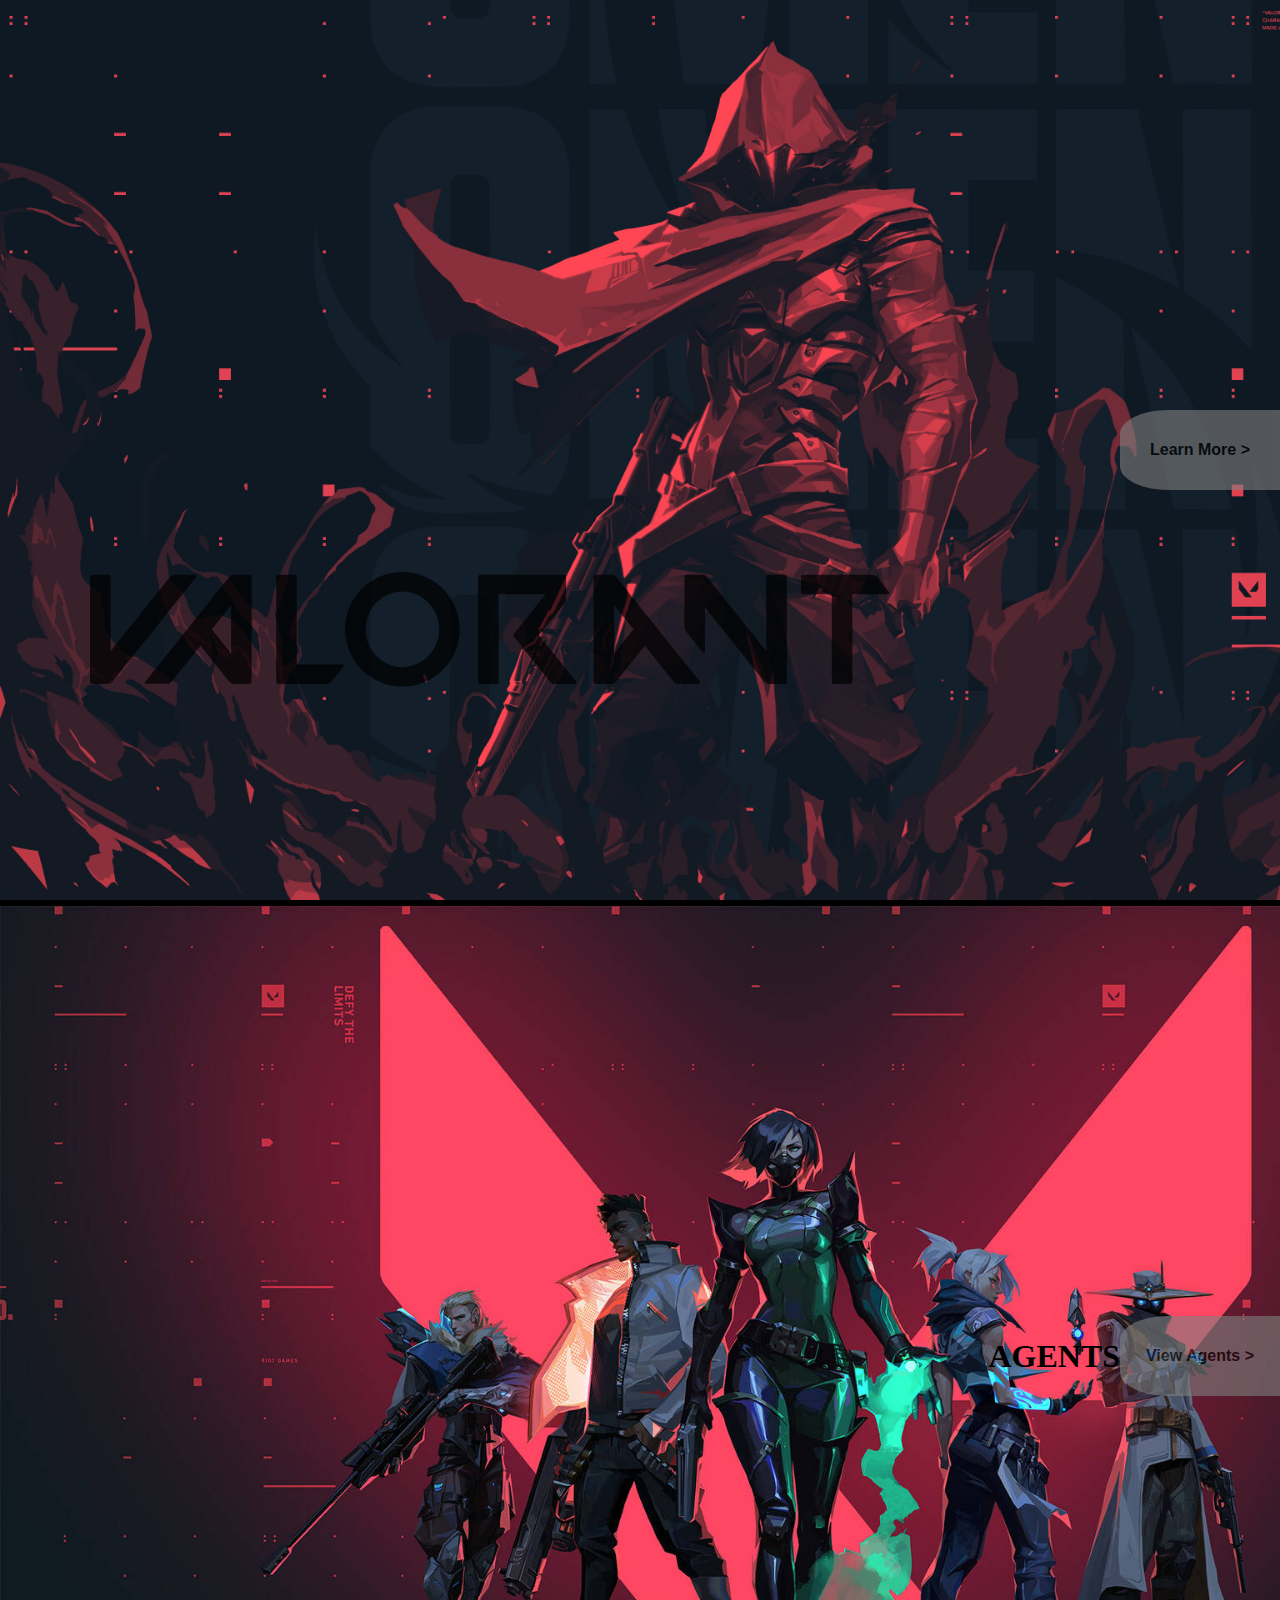
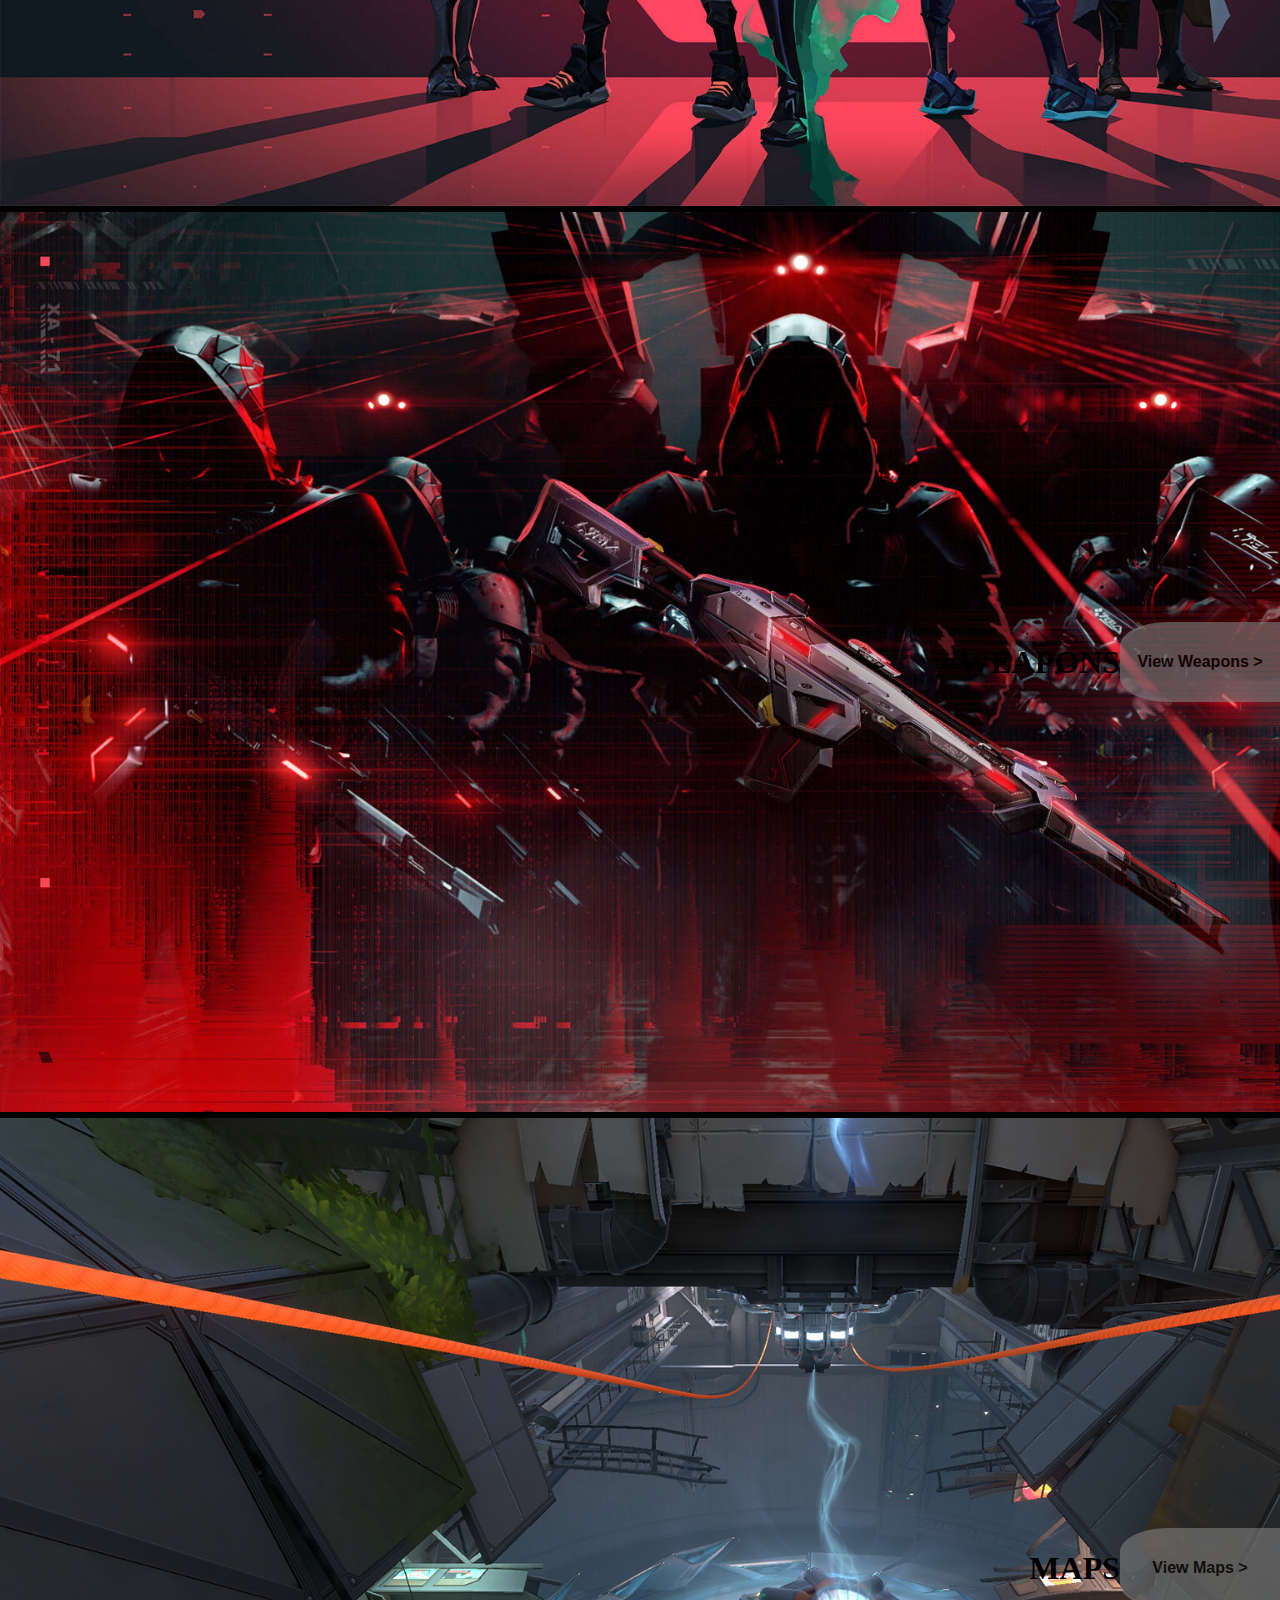
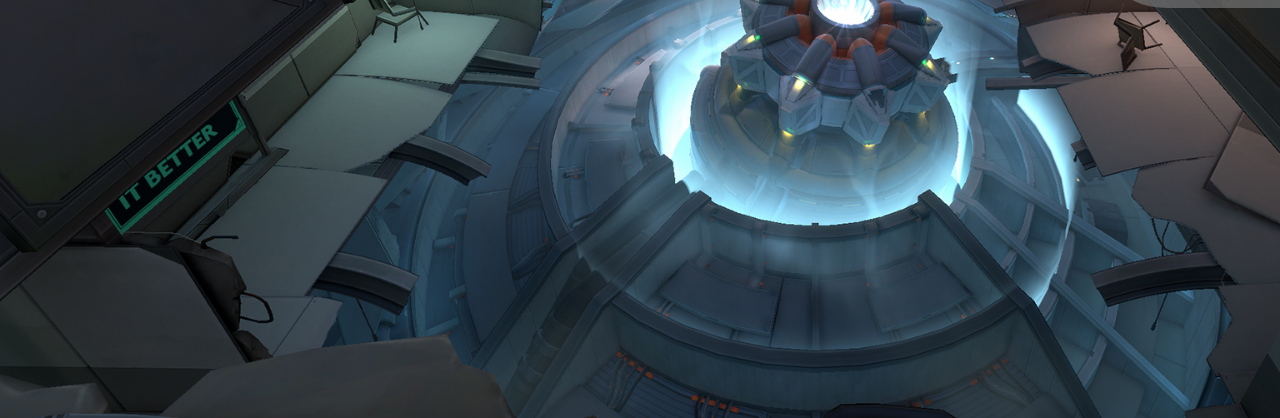
<file: index.html>
<html>
  <head>
    <title>Valorant</title>
    <link rel="icon" type="image/x-icon" href="/images/favicon.ico" />
    <link rel="stylesheet" href="index.css" />
  </head>
  <body>
    <div class="game">
      <svg xmlns="http://www.w3.org/2000/svg" viewBox="0 0 690 98.9">
        <path
          d="M615.11 19.15h24.69l.08 75.59c0 .97.79 1.77 1.77 1.77l14.14-.01c.98 0 1.77-.79 1.77-1.77l-.08-75.58h30.96c.91 0 1.43-1.06.85-1.77l-10.6-13.26a4.68 4.68 0 0 0-3.65-1.76h-59.93c-.98 0-1.77.79-1.77 1.77v13.26c0 .96.79 1.76 1.77 1.76M19.25 94.75 91.67 4.13c.57-.71.06-1.77-.85-1.77H72.71c-1.42 0-2.77.65-3.65 1.76L17.68 68.4V4.12c0-.98-.79-1.77-1.77-1.77H1.77C.79 2.35 0 3.14 0 4.12v90.62c0 .98.79 1.77 1.77 1.77H15.6c1.42 0 2.76-.65 3.65-1.76m51.06 0 24.91-31.17 24.91 31.17a4.685 4.685 0 0 0 3.66 1.76h13.83c.98 0 1.77-.79 1.77-1.77V4.12c0-.97-.79-1.77-1.77-1.77h-11.6c-2.84 0-5.53 1.29-7.31 3.51L47.69 94.73c-.57.71-.06 1.77.85 1.77h18.11c1.43.01 2.77-.64 3.66-1.75m51.39-66.21v41.75l-16.68-20.87 16.68-20.88zm404.37 66.19L453.65 4.11A4.68 4.68 0 0 0 450 2.35h-13.84c-.98 0-1.77.79-1.77 1.77v90.62c0 .98.79 1.77 1.77 1.77h13.83c1.42 0 2.77-.65 3.65-1.76l24.91-31.17 24.91 31.17a4.68 4.68 0 0 0 3.65 1.76h18.11c.91 0 1.42-1.06.85-1.78m-57.33-45.31L452.05 70.3V28.54l16.69 20.88zM269.45 0c-27.3 0-49.43 22.13-49.43 49.43s22.13 49.43 49.43 49.43 49.43-22.13 49.43-49.43C318.89 22.13 296.75 0 269.45 0m0 82.06c-17.54 0-31.75-14.61-31.75-32.63 0-18.02 14.21-32.64 31.75-32.64S301.2 31.4 301.2 49.43c.01 18.02-14.21 32.63-31.75 32.63M583.38 4.12V68.4L532 4.11a4.68 4.68 0 0 0-3.65-1.76H514.5c-.97 0-1.77.79-1.77 1.77v43.67c0 1.06.36 2.09 1.03 2.92l14.71 18.41c.65.81 1.95.35 1.95-.68v-38l51.39 64.31a4.68 4.68 0 0 0 3.65 1.76h13.83c.98 0 1.77-.79 1.77-1.77V4.12c0-.97-.79-1.77-1.77-1.77h-14.14c-.98 0-1.77.8-1.77 1.77M410.62 23.76V4.12c0-.98-.79-1.77-1.77-1.77h-72.37c-.98 0-1.77.79-1.77 1.77v90.62c0 .98.79 1.77 1.77 1.77h14.14c.98 0 1.77-.79 1.77-1.77V19.16h40.55l-27.37 34.26c-.51.64-.51 1.56 0 2.21l31.27 39.13a4.68 4.68 0 0 0 3.65 1.76h18.11c.91 0 1.42-1.06.85-1.77l-32.14-40.21 22.28-27.84c.66-.85 1.03-1.88 1.03-2.94M162.39 96.51h41.96c1.42 0 2.77-.65 3.65-1.76l10.6-13.27c.57-.71.06-1.77-.85-1.77H178.3V4.12c0-.98-.79-1.77-1.77-1.77h-14.14c-.98 0-1.77.79-1.77 1.77v90.62c0 .97.8 1.77 1.77 1.77"
        ></path>
      </svg>
      <a href="/game/game.html">
        <button>Learn More ></button>
      </a>
    </div>
    <div class="agents">
      <h1>AGENTS</h1>
      <a href="/agents/agent-slider.html">
        <button>View Agents ></button>
      </a>
    </div>
    <div class="weapons">
      <h1 id="h1-weapons">WEAPONS</h1>
      <a href="/weapons/weapons-slider.html">
        <button>View Weapons ></button>
      </a>
    </div>
    <div class="maps">
      <h1 id="h1-maps">MAPS</h1>
      <a href="/maps/maps-slider.html">
        <button>View Maps ></button>
      </a>
    </div>
  </body>
</html>
</file>
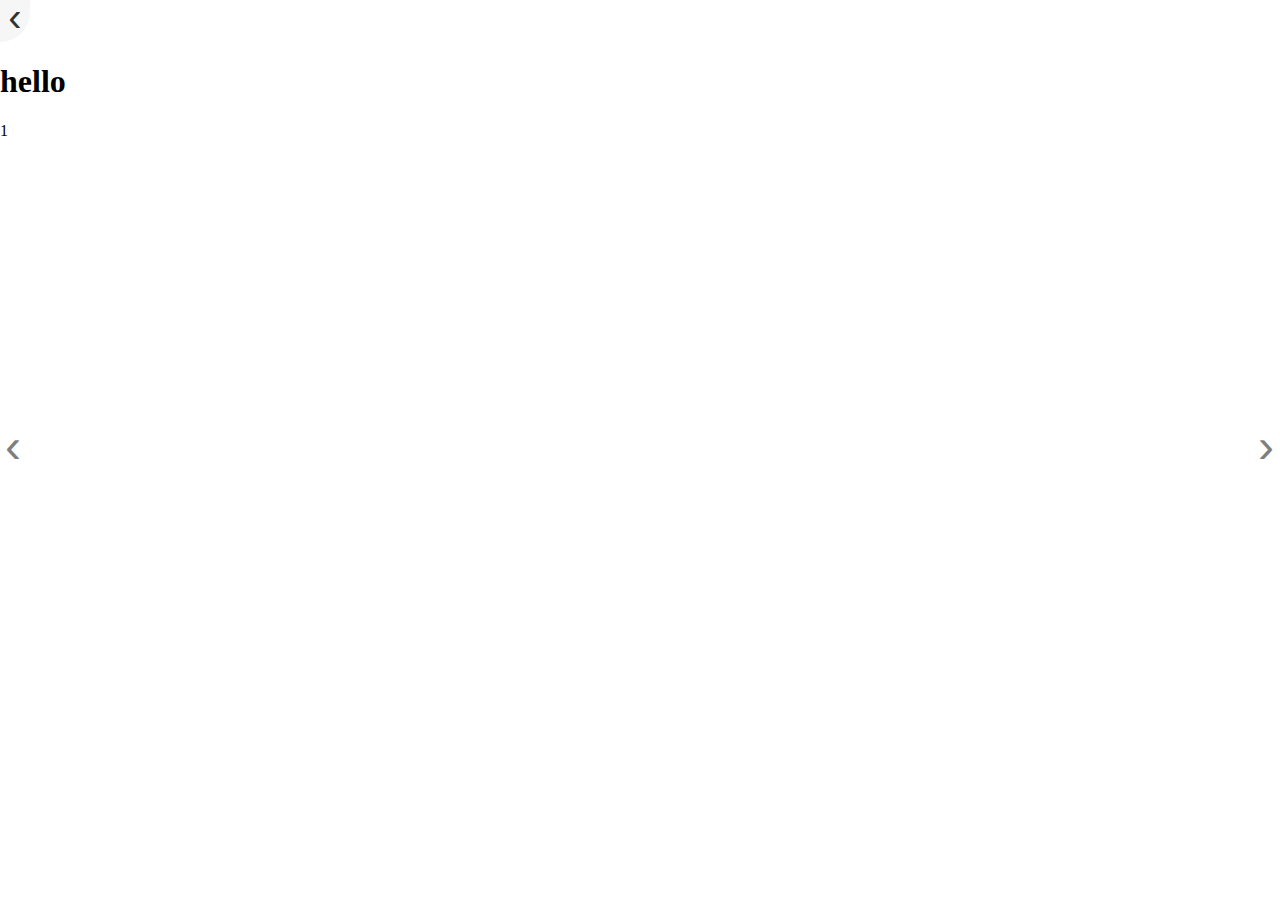
<file: agents/agent-slider.html>
<html>
  <head>
    <title>Valorant</title>
    <link rel="icon" type="image/x-icon" href="/images/favicon.ico">
    <link rel="stylesheet" href="agent-slider.css" />
  </head>
  <body>
    <div>
      <button class="slide-btn" id="slide-btn-left">&#8249;</button>
      <button class="slide-btn" id="slide-btn-right">&#8250;</button>
      <ul class="agent-slider" id="agent-slider">
        <li class="agent">
          <div
            class="agents"
            style="
              background-image: url(https://sm.ign.com/t/ign_in/screenshot/default/valorant-2_mdt7.1280.jpg);
            "
          >
            <a href="/index.html">
              <button class="go-back">&#8249;</button>
            </a>
            <h1>hello</h1>
            <p>1</p>
          </div>
        </li>
        <li class="agent">
          <div
            class="agents"
            style="
              background-image: url(https://sm.ign.com/t/ign_in/screenshot/default/valorant-2_mdt7.1280.jpg);
            "
          >
            <a href="/index.html">
              <button class="go-back">&#8249;</button>
            </a>
            <h1>hello</h1>
            <p>2</p>
          </div>
        </li>
        <li class="agent">
          <div
            class="agents"
            style="
              background-image: url(https://sm.ign.com/t/ign_in/screenshot/default/valorant-2_mdt7.1280.jpg);
            "
          >
            <a href="/index.html">
              <button class="go-back">&#8249;</button>
            </a>
            <h1>hello</h1>
            <p>3</p>
          </div>
        </li>
        <li class="agent">
          <div
            class="agents"
            style="
              background-image: url(https://sm.ign.com/t/ign_in/screenshot/default/valorant-2_mdt7.1280.jpg);
            "
          >
            <a href="/index.html">
              <button class="go-back">&#8249;</button>
            </a>
            <h1>hello</h1>
            <p>4</p>
          </div>
        </li>
      </ul>
    </div>
    <script src="agent-slider.js"></script>
  </body>
</html>

<!-- slider.js:6 Uncaught TypeError: Cannot read properties of null (reading 'addEventListener') at slider.js:6:12 -->
</file>
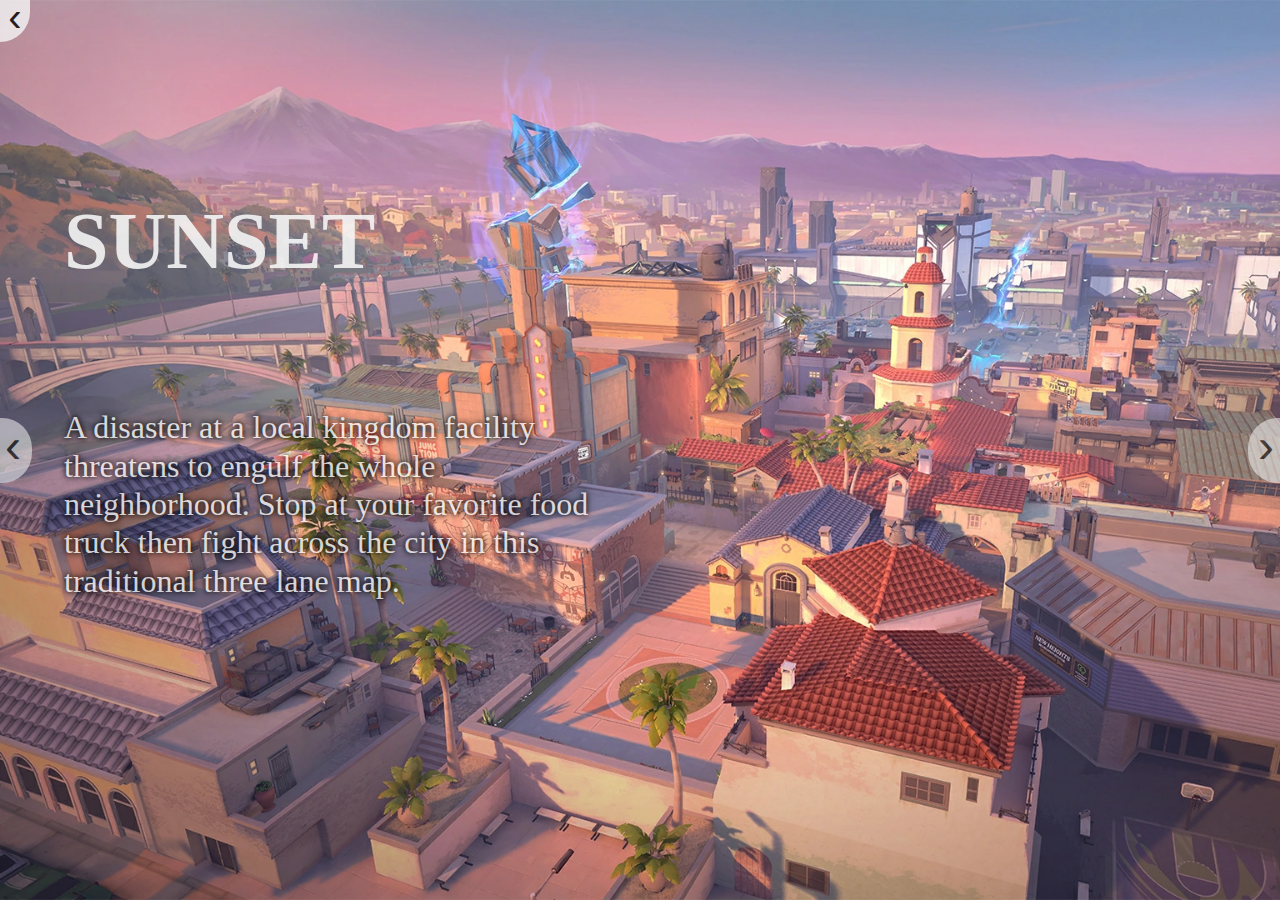
<file: maps/maps-slider.html>
<html>
  <head>
    <title>Valorant Maps</title>
    <link rel="icon" type="image/x-icon" href="/images/favicon.ico" />
    <link rel="stylesheet" href="/maps/maps-slider.css" />
  </head>
  <body>
    <div>
      <button class="slide-btn" id="slide-btn-left">&#8249;</button>
      <button class="slide-btn" id="slide-btn-right">&#8250;</button>
      <ul class="map-slider" id="map-slider">
        <li class="map">
          <div
            class="maps"
            style="background-image: url(/images/maps/sunset.webp)"
          >
            <a href="/index.html">
              <button class="go-back">&#8249;</button>
            </a>
            <div class="map-info">
              <h1>SUNSET</h1>
              <p>
                A disaster at a local kingdom facility threatens to engulf the
                whole neighborhood. Stop at your favorite food truck then fight
                across the city in this traditional three lane map.
              </p>
            </div>
          </div>
        </li>
        <li class="map">
          <div
            class="maps"
            style="background-image: url(/images/maps/lotus.webp)"
          >
            <a href="/index.html">
              <button class="go-back">&#8249;</button>
            </a>
            <div class="map-info">
              <h1>LOTUS</h1>
              <p>
                A mysterious structure housing an astral conduit radiates with
                ancient power. Great stone doors provide a variety of movement
                opportunities and unlock the paths to three mysterious sites.
              </p>
            </div>
          </div>
        </li>
        <li class="map">
          <div
            class="maps"
            style="background-image: url(/images/maps/haven.webp)"
          >
            <a href="/index.html">
              <button class="go-back">&#8249;</button>
            </a>
            <div class="map-info">
              <h1>HAVEN</h1>
              <p>
                Beneath a forgotten monastery, a clamour emerges from rival
                Agents clashing to control three sites. There’s more territory
                to control, but defenders can use the extra real estate for
                aggressive pushes.
              </p>
            </div>
          </div>
        </li>
        <li class="map">
          <div
            class="maps"
            style="background-image: url(/images/maps/breeze.webp)"
          >
            <a href="/index.html">
              <button class="go-back">&#8249;</button>
            </a>
            <div class="map-info">
              <h1>BREEZE</h1>
              <p>
                Take in the sights of historic ruins or seaside caves on this
                tropical paradise. But bring some cover. You'll need them for
                the wide open spaces and long range engagements. Watch your
                flanks and this will be a Breeze.
              </p>
            </div>
          </div>
        </li>
        <li class="map">
          <div
            class="maps"
            style="background-image: url(/images/maps/bind.webp)"
          >
            <a href="/index.html">
              <button class="go-back">&#8249;</button>
            </a>
            <div class="map-info">
              <h1>BIND</h1>
              <p>
                Two sites. No middle. Gotta pick left or right. What’s it going
                to be then? Both offer direct paths for attackers and a pair of
                one-way teleporters make it easier to flank.
              </p>
            </div>
          </div>
        </li>
        <li class="map">
          <div
            class="maps"
            style="background-image: url(/images/maps/ascent.webp)"
          >
            <a href="/index.html">
              <button class="go-back">&#8249;</button>
            </a>
            <div class="map-info">
              <h1>ASCENT</h1>
              <p>
                An open playground for small wars of position and attrition
                divide two sites on Ascent. Each site can be fortified by
                irreversible bomb doors; once they’re down, you’ll have to
                destroy them or find another way. Yield as little territory as
                possible.
              </p>
            </div>
          </div>
        </li>
      </ul>
    </div>
    <script src="/maps/maps-slider.js"></script>
  </body>
</html>
</file>
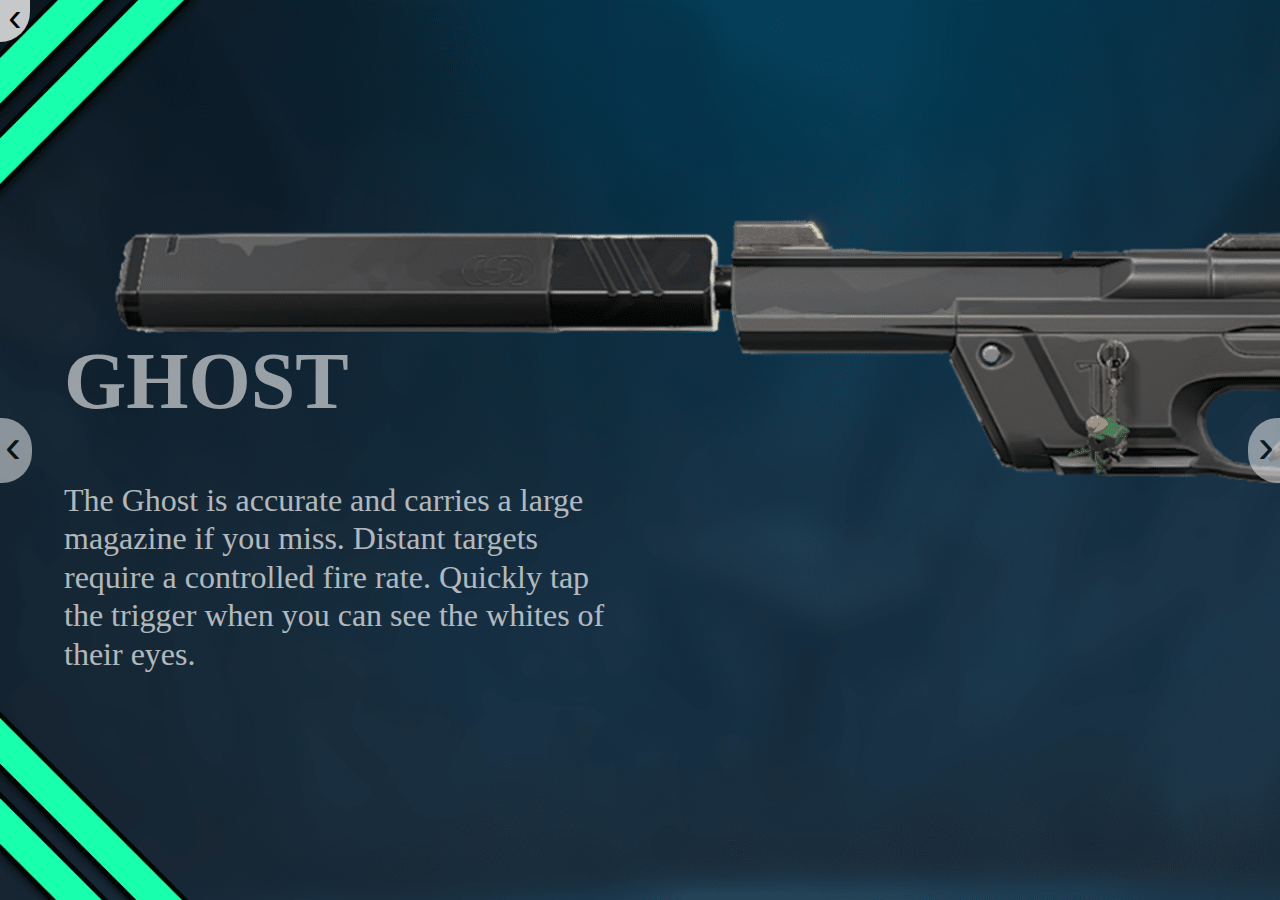
<file: weapons/weapons-slider.html>
<html>
  <head>
    <title>Valorant Weapons</title>
    <link rel="icon" type="image/x-icon" href="/images/favicon.ico" />
    <link rel="stylesheet" href="weapons-slider.css" />
  </head>
  <body>
    <div>
      <button class="slide-btn" id="slide-btn-left">&#8249;</button>
      <button class="slide-btn" id="slide-btn-right">&#8250;</button>
      <ul class="weapon-slider" id="weapon-slider">
        <li class="weapon">
          <div
            class="weapons"
            style="background-image: url(/images/weapons/ghost.png)"
          >
            <a href="/index.html">
              <button class="go-back">&#8249;</button>
            </a>
            <div class="weapon-info">
              <h1>GHOST</h1>
              <p>
                The Ghost is accurate and carries a large magazine if you miss.
                Distant targets require a controlled fire rate. Quickly tap the
                trigger when you can see the whites of their eyes.
              </p>
            </div>
          </div>
        </li>
        <li class="weapon">
          <div
            class="weapons"
            style="background-image: url(/images/weapons/frenzy.png)"
          >
            <a href="/index.html">
              <button class="go-back">&#8249;</button>
            </a>
            <div class="weapon-info">
              <h1>FRENZY</h1>
              <p>
                Lightweight machine pistol that excels at firing on the move.
                Its high rate-of-fire can be difficult to control, so try short
                bursts at medium ranges.
              </p>
            </div>
          </div>
        </li>
        <li class="weapon">
          <div
            class="weapons"
            style="background-image: url(/images/weapons/sheriff.png)"
          >
            <a href="/index.html">
              <button class="go-back">&#8249;</button>
            </a>
            <div class="weapon-info">
              <h1>SHERIFF</h1>
              <p>
                Its high-impact rounds pack a ton of recoil and require true
                grit to master.Wield the Sheriff right, and your enemies will
                know they were expendable.
              </p>
            </div>
          </div>
        </li>
        <li class="weapon">
          <div
            class="weapons"
            style="background-image: url(/images/weapons/spectre.png)"
          >
            <a href="/index.html">
              <button class="go-back">&#8249;</button>
            </a>
            <div class="weapon-info">
              <h1>SPECTRE</h1>
              <p>
                A jack-of-all-trades weapon with a great balance of damage, fire
                rate, and accuracy—at both short and mid range. It haunts the
                corners of every map and requires only steady aim to drop foes
                at long distance.
              </p>
            </div>
          </div>
        </li>
        <li class="weapon">
          <div
            class="weapons"
            style="background-image: url(/images/weapons/bucky.png)"
          >
            <a href="/index.html">
              <button class="go-back">&#8249;</button>
            </a>
            <div class="weapon-info">
              <h1>BUCKY</h1>
              <p>
                Heavy but stable, Bucky’s primary fire is for holding tight
                corners or charging close quarters. Alternate fire strikes
                targets at medium range.
              </p>
            </div>
          </div>
        </li>
        <li class="weapon">
          <div
            class="weapons"
            style="background-image: url(/images/weapons/phantom.png)"
          >
            <a href="/index.html">
              <button class="go-back">&#8249;</button>
            </a>
            <div class="weapon-info">
              <h1>PHANTOM</h1>
              <p>
                Go full auto for anyone who tests you up close and short
                controlled bursts scramble enemies from anywhere. Best when
                fired while stationary.
              </p>
            </div>
          </div>
        </li>
        <li class="weapon">
          <div
            class="weapons"
            style="background-image: url(/images/weapons/vandal.png)"
          >
            <a href="/index.html">
              <button class="go-back">&#8249;</button>
            </a>
            <div class="weapon-info">
              <h1>VANDAL</h1>
              <p>
                The Vandal retains high damage over distance and rewards those
                who focus single shots at a target’s head. Extended fire results
                in less stability, however.
              </p>
            </div>
          </div>
        </li>
        <li class="weapon">
          <div
            class="weapons"
            style="background-image: url(/images/weapons/marshal.png)"
          >
            <a href="/index.html">
              <button class="go-back">&#8249;</button>
            </a>
            <div class="weapon-info">
              <h1>MARSHAL</h1>
              <p>
                A nimble lever-action sniper rifle with a single zoom that can
                keep bullish enemies at bay. A slow rate of fire means you have
                to either hit the mark or leave yourself open to attacks.
              </p>
            </div>
          </div>
        </li>
        <li class="weapon">
          <div
            class="weapons"
            style="background-image: url(/images/weapons/operator.png)"
          >
            <a href="/index.html">
              <button class="go-back">&#8249;</button>
            </a>
            <div class="weapon-info">
              <h1>OPERATOR</h1>
              <p>
                A fierce bolt-action sniper rifle with high-powered dual zoom.
                Extremely immobile but fires an incredibly powerful round that
                can devastate a team with one shot.
              </p>
            </div>
          </div>
        </li>
        <li class="weapon">
          <div
            class="weapons"
            style="background-image: url(/images/weapons/odin.png)"
          >
            <a href="/index.html">
              <button class="go-back">&#8249;</button>
            </a>
            <div class="weapon-info">
              <h1>ODIN</h1>
              <p>
                Suppressive, high damage fire with surprising stability. Spray
                enemies at short range and use alt. fire to make yourself a
                living turret.
              </p>
            </div>
          </div>
        </li>
      </ul>
    </div>
    <script src="/weapons/weapons-slider.js"></script>
  </body>
</html>
</file>
<file: index.css>
body {
  margin: 0;
  padding: 0;
  background-color: black;
}

svg {
  margin-right: 18%;
  width: 800px;
  opacity: 0.7;
}

button {
  font-family: DINNextW1G, arial, georgia, sans-serif;
  font-size: medium;
  font-weight: bolder;
  border: none;
  border-radius: 30% 0% 0% 30%;
  width: 160px;
  height: 80px;
  padding: 10%;
  background-color: gray;
  opacity: 0.6;
  transition: opacity 400ms;
}

span {
  font-size: x-large;
}

button:hover {
  opacity: 1;
  color: whitesmoke;
}

.game {
  display: flex;
  align-items: center;
  justify-content: end;
  width: 100%;
  height: 100%;
  background-image: url(/images/valorant.jpg);
  background-size: cover;
  margin-bottom: 6px;
}

svg {
  margin-bottom: -28%;
  opacity: 0.7;
}

.agents {
  display: flex;
  align-items: center;
  justify-content: end;
  width: 100%;
  height: 100%;
  background-image: url(/images/agents.jpg);
  background-size: cover;
  margin-bottom: 6px;
}

.weapons {
  display: flex;
  align-items: center;
  justify-content: end;
  width: 100%;
  height: 100%;
  background-image: url(/images/weapons.jpg);
  background-size: cover;
  margin-bottom: 6px;
}

.maps {
  display: flex;
  align-items: center;
  justify-content: end;
  width: 100%;
  height: 100%;
  background-image: url(/images/maps.jpeg);
  background-size: cover;
}
</file>
<file: agents/agent-slider.css>
body {
  width: 100%;
  margin: 0px;
}

.agent-slider {
  height: 100%;
  width: 100%;
  display: flex;
  overflow: scroll;
  scrollbar-width: none;
  scroll-behavior: smooth;
  list-style: none;
  margin: 0;
  padding: 0;
}

.go-back {
  height: 50px;
  border-radius: 0px 0px 30px 0px;
  background-color: whitesmoke;
  border: none;
  width: 30px;
  font-size: 40px;
  cursor: pointer;
  opacity: 0.5;
  transition: opacity 400ms;
  margin-top: -8px;
}

.go-back:hover {
  opacity: 0.8;
}

.slide-btn {
  position: absolute;
  display: flex;
  top: 0;
  bottom: 0;
  margin: auto;
  height: 65px;
  background-color: white;
  border: none;
  width: 32px;
  font-size: 48px;
  padding: 0;
  cursor: pointer;
  opacity: 0.5;
  transition: opacity 400ms;
}

.slide-btn:hover {
  opacity: 0.8;
}

#slide-btn-left {
  left: 0;
  padding-left: 5px;
  border-radius: 0px 30px 30px 0px;
}

#slide-btn-right {
  right: 0;
  padding-left: 10px;
  border-radius: 30px 0px 0px 30px;
}

.agent {
  width: 100%;
  height: 100%;
  flex: 1 0 100%;
}

.agents {
  width: 100%;
  height: 100%;
  background-size: cover;
}
</file>
<file: maps/maps-slider.css>
body {
  width: 100%;
  margin: 0px;
}

.map-slider {
  height: 100%;
  width: 100%;
  display: flex;
  overflow: scroll;
  scrollbar-width: none;
  scroll-behavior: smooth;
  list-style: none;
  margin: 0;
  padding: 0;
}

.go-back {
  height: 50px;
  border-radius: 0px 0px 30px 0px;
  background-color: whitesmoke;
  border: none;
  width: 30px;
  font-size: 40px;
  cursor: pointer;
  opacity: 0.5;
  transition: opacity 400ms;
  margin-top: -8px;
}

.go-back:hover {
  opacity: 0.8;
}

.slide-btn {
  position: absolute;
  display: flex;
  top: 0;
  bottom: 0;
  margin: auto;
  height: 65px;
  background-color: white;
  border: none;
  width: 32px;
  font-size: 48px;
  padding: 0;
  cursor: pointer;
  opacity: 0.5;
  transition: opacity 400ms;
}

.slide-btn:hover {
  opacity: 0.8;
}

#slide-btn-left {
  left: 0;
  padding-left: 5px;
  border-radius: 0px 30px 30px 0px;
}

#slide-btn-right {
  right: 0;
  padding-left: 10px;
  border-radius: 30px 0px 0px 30px;
}

.map {
  width: 100%;
  height: 100%;
  flex: 1 0 100%;
}

.maps {
  width: 100%;
  height: 100%;
  background-size: cover;
}

.map-info {
  margin-top: 12%;
  margin-left: 5%;
  align-items: center;
}

h1 {
  color: whitesmoke;
  opacity: 0.9;
  font-size: 80px;
}

p {
  margin-top: 10%;
  color: whitesmoke;
  width: 45%;
  font-size: xx-large;
  opacity: 0.8;
  line-height: 1.2;
  text-shadow: 0 0 5px black, 0 0 7px black;
}
</file>
<file: weapons/weapons-slider.css>
body {
  width: 100%;
  margin: 0px;
}

.weapon-slider {
  height: 100%;
  width: 100%;
  display: flex;
  overflow: scroll;
  scrollbar-width: none;
  scroll-behavior: smooth;
  list-style: none;
  margin: 0;
  padding: 0;
}

.go-back {
  height: 50px;
  border-radius: 0px 0px 30px 0px;
  background-color: whitesmoke;
  border: none;
  width: 30px;
  font-size: 40px;
  cursor: pointer;
  opacity: 0.5;
  transition: opacity 400ms;
  margin-top: -8px;
}

.go-back:hover {
  opacity: 0.8;
}

.slide-btn {
  position: absolute;
  display: flex;
  top: 0;
  bottom: 0;
  margin: auto;
  height: 65px;
  background-color: white;
  border: none;
  width: 32px;
  font-size: 48px;
  padding: 0;
  cursor: pointer;
  opacity: 0.5;
  transition: opacity 400ms;
}

.slide-btn:hover {
  opacity: 0.8;
}

#slide-btn-left {
  left: 0;
  padding-left: 5px;
  border-radius: 0px 30px 30px 0px;
}

#slide-btn-right {
  right: 0;
  padding-left: 10px;
  border-radius: 30px 0px 0px 30px;
}

.weapon {
  width: 100%;
  height: 100%;
  flex: 1 0 100%;
}

.weapons {
  width: 100%;
  height: 100%;
  background-size: cover;
}

.weapon-info {
  margin-top: 23%;
  margin-left: 5%;
  align-items: center;
}

h1 {
  color: whitesmoke;
  opacity: 0.6;
  font-size: 80px;
}

p {
  margin-top: 2%;
  color: whitesmoke;
  width: 45%;
  font-size: xx-large;
  opacity: 0.7;
  line-height: 1.2;
}
</file>
